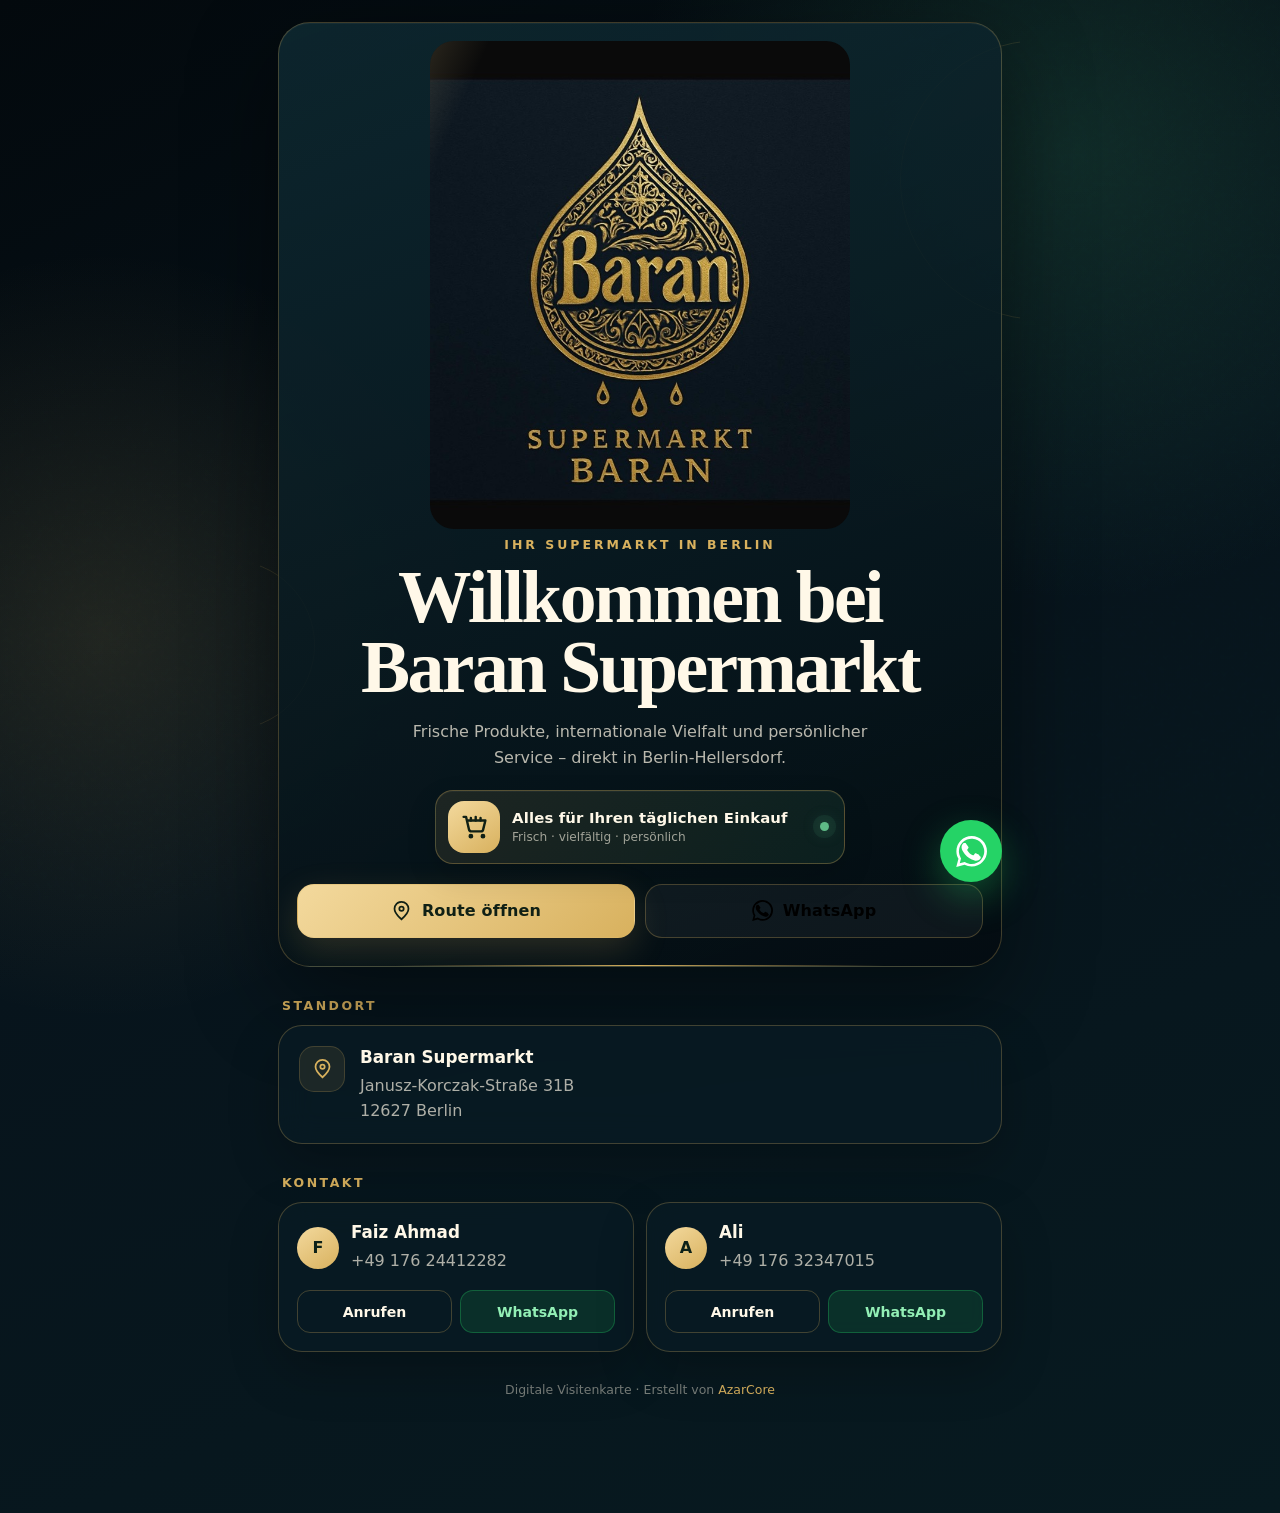
<file: baran-supermarkt/index.html>
<!doctype html>
<html lang="de">
<head>
  <meta charset="utf-8">
  <meta name="viewport" content="width=device-width, initial-scale=1, viewport-fit=cover">
  <meta name="theme-color" content="#07141c">
  <meta name="description" content="Baran Supermarkt in Berlin – Adresse, Kontakt und WhatsApp direkt aufrufen.">
  <link rel="canonical" href="https://azarqrcod.github.io/azarcore/baran-supermarkt/">
  <title>Baran Supermarkt | Berlin</title>
  <link rel="icon" type="image/svg+xml" href="data:image/svg+xml,%3Csvg xmlns='http://www.w3.org/2000/svg' viewBox='0 0 64 64'%3E%3Crect width='64' height='64' rx='16' fill='%2307141c'/%3E%3Cpath d='M32 7C25 19 15 28 15 40a17 17 0 0 0 34 0C49 28 39 19 32 7Z' fill='none' stroke='%23d5ad5c' stroke-width='4'/%3E%3Ctext x='32' y='45' text-anchor='middle' font-family='serif' font-size='25' font-weight='700' fill='%23d5ad5c'%3EB%3C/text%3E%3C/svg%3E">
  <style>
    :root {
      --ink: #07141c;
      --ink-2: #0b2029;
      --gold: #d8b15e;
      --gold-soft: #f3d99d;
      --cream: #fff8e8;
      --green: #2f7a5a;
      --green-bright: #5fb986;
      --line: rgba(216,177,94,.28);
      --glass: rgba(9,27,36,.76);
    }
    * { box-sizing: border-box; }
    html { scroll-behavior: smooth; }
    body {
      margin: 0;
      min-height: 100vh;
      color: var(--cream);
      background:
        radial-gradient(circle at 84% 10%, rgba(47,122,90,.26), transparent 28rem),
        radial-gradient(circle at 8% 42%, rgba(216,177,94,.13), transparent 24rem),
        linear-gradient(155deg, #03090d 0%, var(--ink) 47%, #071a20 100%);
      font-family: Inter, ui-sans-serif, system-ui, -apple-system, BlinkMacSystemFont, "Segoe UI", sans-serif;
      overflow-x: hidden;
    }
    body::before {
      content: "";
      position: fixed;
      inset: 0;
      pointer-events: none;
      opacity: .22;
      background-image: url("data:image/svg+xml,%3Csvg viewBox='0 0 180 180' xmlns='http://www.w3.org/2000/svg'%3E%3Cfilter id='n'%3E%3CfeTurbulence type='fractalNoise' baseFrequency='.9' numOctaves='2' stitchTiles='stitch'/%3E%3C/filter%3E%3Crect width='100%25' height='100%25' filter='url(%23n)' opacity='.12'/%3E%3C/svg%3E");
      mix-blend-mode: soft-light;
    }
    a { color: inherit; text-decoration: none; }
    button { font: inherit; }
    .page { width: min(100%, 760px); margin: 0 auto; padding: 22px 18px 116px; position: relative; }
    .ambient { position: absolute; inset: 0; pointer-events: none; overflow: hidden; }
    .ambient span { position: absolute; border: 1px solid rgba(216,177,94,.14); border-radius: 50%; animation: drift 10s ease-in-out infinite; }
    .ambient span:nth-child(1){ width: 280px; height: 280px; top: 40px; right: -160px; }
    .ambient span:nth-child(2){ width: 170px; height: 170px; top: 560px; left: -115px; animation-delay: -4s; }
    @keyframes drift { 50% { transform: translateY(18px) scale(1.04); opacity:.55; } }
    .hero {
      position: relative;
      border: 1px solid var(--line);
      border-radius: 32px;
      padding: 18px 18px 28px;
      background: linear-gradient(160deg, rgba(15,43,52,.82), rgba(4,12,17,.92));
      box-shadow: 0 30px 90px rgba(0,0,0,.44), inset 0 1px rgba(255,255,255,.04);
      overflow: hidden;
      text-align: center;
    }
    .hero::after { content:""; position:absolute; left:16%; right:16%; bottom:-1px; height:2px; background:linear-gradient(90deg, transparent, var(--gold), transparent); }
    .logo-window {
      width: min(100%, 420px);
      aspect-ratio: 706 / 820;
      margin: 0 auto 8px;
      overflow: hidden;
      position: relative;
      border-radius: 24px;
      animation: reveal 1.1s cubic-bezier(.2,.8,.2,1) both;
    }
    .logo-window::after {
      content:"";
      position:absolute;
      inset:-35% -70%;
      background:linear-gradient(110deg, transparent 43%, rgba(255,225,155,.2) 50%, transparent 57%);
      transform:translateX(-35%) rotate(4deg);
      animation:logoShine 4.8s 1.3s ease-in-out infinite;
      pointer-events:none;
    }
    .logo-window img {
      display:block;
      width:100%;
      height:100%;
      object-fit:cover;
      filter:drop-shadow(0 16px 34px rgba(216,177,94,.22));
      animation:logoFloat 5.2s ease-in-out 1.1s infinite;
    }
    @keyframes reveal { from { opacity:0; transform:translateY(22px) scale(.94); filter:blur(8px); } to { opacity:1; transform:none; filter:none; } }
    @keyframes logoFloat { 0%,100% { transform:translateY(0) scale(1); } 50% { transform:translateY(-5px) scale(1.012); } }
    @keyframes logoShine { 0%,68% { transform:translateX(-35%) rotate(4deg); opacity:0; } 78% { opacity:1; } 92%,100% { transform:translateX(35%) rotate(4deg); opacity:0; } }
    .eyebrow { margin: 0 0 10px; color: var(--gold); font-size: .78rem; font-weight: 800; letter-spacing: .24em; text-transform: uppercase; }
    h1 { margin: 0; font-family: Georgia, "Times New Roman", serif; font-size: clamp(2.1rem, 9vw, 4.6rem); font-weight: 600; letter-spacing: -.035em; line-height: .96; }
    .tagline { margin: 16px auto 0; max-width: 31rem; color: rgba(255,248,232,.72); font-size: 1rem; line-height: 1.65; }
    .market-sign {
      width:min(100%, 410px);
      margin:18px auto 0;
      padding:10px 15px 10px 12px;
      display:flex;
      align-items:center;
      gap:12px;
      text-align:left;
      border:1px solid rgba(216,177,94,.32);
      border-radius:18px;
      background:linear-gradient(120deg, rgba(216,177,94,.11), rgba(47,122,90,.15));
      box-shadow:inset 0 1px rgba(255,255,255,.04), 0 12px 30px rgba(0,0,0,.14);
      animation:marketEnter .9s .45s cubic-bezier(.2,.8,.2,1) both;
    }
    .cart-mark {
      width:52px;
      height:52px;
      display:grid;
      place-items:center;
      flex:none;
      position:relative;
      border-radius:16px;
      color:#102015;
      background:linear-gradient(145deg,var(--gold-soft),var(--gold));
      overflow:hidden;
    }
    .cart-mark::after {
      content:"";
      position:absolute;
      width:16px;
      height:70px;
      top:-10px;
      left:-25px;
      background:rgba(255,255,255,.34);
      transform:rotate(22deg);
      animation:cartGlint 4.2s 1.5s ease-in-out infinite;
    }
    .cart-mark svg { width:29px; height:29px; position:relative; z-index:1; animation:cartRoll 4.2s ease-in-out infinite; }
    .market-copy { min-width:0; flex:1; }
    .market-copy strong { display:block; font-size:.93rem; letter-spacing:.01em; }
    .market-copy small { display:block; margin-top:3px; color:rgba(255,248,232,.6); font-size:.76rem; }
    .fresh-dot { width:9px; height:9px; flex:none; border-radius:50%; background:var(--green-bright); box-shadow:0 0 0 7px rgba(95,185,134,.09), 0 0 18px rgba(95,185,134,.45); animation:freshPulse 2.4s ease-in-out infinite; }
    @keyframes marketEnter { from { opacity:0; transform:translateY(18px); } to { opacity:1; transform:none; } }
    @keyframes cartRoll { 0%,72%,100% { transform:translateX(0) rotate(0); } 82% { transform:translateX(3px) rotate(2deg); } 90% { transform:translateX(-2px) rotate(-2deg); } }
    @keyframes cartGlint { 0%,68% { left:-25px; opacity:0; } 78% { opacity:1; } 92%,100% { left:70px; opacity:0; } }
    @keyframes freshPulse { 50% { transform:scale(.76); opacity:.7; } }
    .quick-actions { display:grid; grid-template-columns:1fr 1fr; gap:10px; margin:20px 0 0; }
    .btn {
      min-height: 54px;
      border-radius: 17px;
      display:flex;
      align-items:center;
      justify-content:center;
      gap:10px;
      font-weight: 780;
      letter-spacing: .01em;
      border: 1px solid var(--line);
      transition: transform .2s ease, border-color .2s ease, background .2s ease;
    }
    .btn:active { transform: scale(.98); }
    .btn-primary { color:#102015; background:linear-gradient(135deg, var(--gold-soft), var(--gold)); box-shadow:0 12px 35px rgba(216,177,94,.18); }
    .btn-secondary { background:rgba(255,255,255,.045); }
    .btn svg, .icon svg { width:21px; height:21px; flex:none; }
    .section-label { margin: 31px 4px 12px; color:var(--gold); font-size:.78rem; font-weight:800; letter-spacing:.2em; text-transform:uppercase; }
    .card {
      border:1px solid var(--line);
      border-radius:24px;
      background:var(--glass);
      backdrop-filter:blur(16px);
      box-shadow:0 20px 50px rgba(0,0,0,.23);
    }
    .address { padding:20px; display:flex; gap:15px; align-items:flex-start; }
    .icon { width:46px; height:46px; border-radius:15px; display:grid; place-items:center; color:var(--gold); background:rgba(216,177,94,.1); border:1px solid rgba(216,177,94,.2); flex:none; }
    .address h2, .person h2 { margin:1px 0 7px; font-size:1.05rem; }
    .address p, .person p { margin:0; color:rgba(255,248,232,.68); line-height:1.55; }
    .contact-grid { display:grid; grid-template-columns:1fr 1fr; gap:12px; }
    .person { padding:18px; }
    .person-top { display:flex; align-items:center; gap:12px; margin-bottom:16px; }
    .avatar { width:42px; height:42px; border-radius:50%; display:grid; place-items:center; color:#0d2118; font-weight:900; background:linear-gradient(145deg,var(--gold-soft),var(--gold)); }
    .contact-buttons { display:grid; grid-template-columns:1fr 1fr; gap:8px; }
    .mini { min-height:43px; border-radius:13px; display:flex; justify-content:center; align-items:center; gap:7px; border:1px solid var(--line); font-size:.88rem; font-weight:750; }
    .mini.whatsapp { background:rgba(37,211,102,.12); border-color:rgba(37,211,102,.3); color:#92efb5; }
    footer { text-align:center; margin-top:30px; color:rgba(255,248,232,.46); font-size:.78rem; }
    footer a { color:var(--gold); }
    .float {
      position:fixed;
      right:max(18px, calc((100vw - 760px)/2 + 18px));
      bottom:calc(18px + env(safe-area-inset-bottom));
      width:62px;
      height:62px;
      border:0;
      border-radius:50%;
      background:#25d366;
      color:white;
      box-shadow:0 14px 38px rgba(37,211,102,.34);
      display:grid;
      place-items:center;
      cursor:pointer;
      z-index:20;
      animation:pulse 2.8s ease-out infinite;
    }
    .float svg { width:31px; height:31px; }
    @keyframes pulse { 0%,55%,100% { box-shadow:0 14px 38px rgba(37,211,102,.34),0 0 0 0 rgba(37,211,102,.26); } 76% { box-shadow:0 14px 38px rgba(37,211,102,.34),0 0 0 18px rgba(37,211,102,0); } }
    .chooser { position:fixed; inset:0; z-index:30; display:none; align-items:flex-end; justify-content:center; background:rgba(0,0,0,.58); backdrop-filter:blur(6px); padding:16px; }
    .chooser.open { display:flex; }
    .sheet { width:min(100%,520px); padding:20px; border:1px solid var(--line); border-radius:28px; background:#0a1b23; box-shadow:0 24px 80px rgba(0,0,0,.55); animation:up .25s ease-out; }
    @keyframes up { from { transform:translateY(30px); opacity:0; } }
    .sheet-head { display:flex; align-items:center; justify-content:space-between; gap:12px; margin-bottom:12px; }
    .sheet-head h2 { margin:0; font-size:1.1rem; }
    .close { width:38px; height:38px; border-radius:50%; border:1px solid var(--line); background:rgba(255,255,255,.05); color:white; font-size:1.25rem; }
    .wa-choice { display:flex; align-items:center; justify-content:space-between; gap:12px; padding:15px; margin-top:9px; border:1px solid var(--line); border-radius:17px; background:rgba(255,255,255,.035); }
    .wa-choice strong { display:block; }
    .wa-choice span { display:block; color:rgba(255,248,232,.6); font-size:.85rem; margin-top:3px; }
    .wa-choice b { color:#78e49e; }
    @media (max-width:560px){
      .page{ padding:12px 12px 105px; }
      .hero{ border-radius:26px; padding-inline:14px; }
      .logo-window{ width:min(100%,350px); }
      .contact-grid{ grid-template-columns:1fr; }
    }
    @media (prefers-reduced-motion:reduce){ *{ animation:none!important; scroll-behavior:auto!important; } }
  </style>
</head>
<body>
  <main class="page">
    <div class="ambient" aria-hidden="true"><span></span><span></span></div>
    <section class="hero">
      <div class="logo-window"><img src="assets/baran-logo.jpeg" alt="Logo Baran Supermarkt"></div>
      <p class="eyebrow">Ihr Supermarkt in Berlin</p>
      <h1>Willkommen bei<br>Baran Supermarkt</h1>
      <p class="tagline">Frische Produkte, internationale Vielfalt und persönlicher Service – direkt in Berlin-Hellersdorf.</p>
      <div class="market-sign" aria-label="Frisch einkaufen bei Baran Supermarkt">
        <span class="cart-mark" aria-hidden="true">
          <svg viewBox="0 0 24 24" fill="none" stroke="currentColor" stroke-width="2" stroke-linecap="round" stroke-linejoin="round"><circle cx="9" cy="20" r="1"/><circle cx="19" cy="20" r="1"/><path d="M3 4h2l2.4 10.3a2 2 0 0 0 2 1.7h7.8a2 2 0 0 0 2-1.6L21 7H6"/><path d="M9 7V5m4 2V4m4 3V5"/></svg>
        </span>
        <span class="market-copy"><strong>Alles für Ihren täglichen Einkauf</strong><small>Frisch · vielfältig · persönlich</small></span>
        <span class="fresh-dot" aria-hidden="true"></span>
      </div>
      <div class="quick-actions">
        <a class="btn btn-primary" href="https://www.google.com/maps/search/?api=1&query=Janusz-Korczak-Stra%C3%9Fe+31B%2C+12627+Berlin" target="_blank" rel="noopener">
          <svg viewBox="0 0 24 24" fill="none" stroke="currentColor" stroke-width="2"><path d="M20 10c0 5-8 12-8 12S4 15 4 10a8 8 0 1 1 16 0Z"/><circle cx="12" cy="10" r="2.5"/></svg>Route öffnen
        </a>
        <button class="btn btn-secondary" type="button" onclick="openWhatsApp()">
          <svg viewBox="0 0 24 24" fill="currentColor"><path d="M20.5 3.5A11.7 11.7 0 0 0 12.1 0C5.6 0 .3 5.3.3 11.8c0 2.1.5 4.1 1.6 5.9L.2 24l6.4-1.7a11.8 11.8 0 0 0 5.5 1.4h.1C18.7 23.7 24 18.4 24 11.9c0-3.2-1.2-6.1-3.5-8.4Zm-8.4 18.2c-1.7 0-3.5-.5-5-1.4l-.4-.2-3.8 1 1-3.7-.2-.4a9.8 9.8 0 1 1 8.4 4.7Zm5.4-7.3c-.3-.1-1.8-.9-2.1-1-.3-.1-.5-.1-.7.2-.2.3-.8 1-.9 1.2-.2.2-.4.2-.7.1-1.9-.9-3.1-1.7-4.4-3.9-.3-.6.3-.6.9-1.8.1-.2.1-.4 0-.6L7.7 5.8c-.2-.5-.5-.4-.7-.4h-.6c-.2 0-.6.1-.9.4-.3.3-1.2 1.2-1.2 3s1.3 3.5 1.5 3.7c.2.3 2.6 4 6.4 5.6.9.4 1.6.6 2.2.8.9.3 1.7.2 2.4.1.7-.1 1.8-.7 2.1-1.5.3-.7.3-1.3.2-1.5-.1-.2-.3-.3-.6-.4Z"/></svg>WhatsApp
        </button>
      </div>
    </section>

    <p class="section-label">Standort</p>
    <a class="card address" href="https://www.google.com/maps/search/?api=1&query=Janusz-Korczak-Stra%C3%9Fe+31B%2C+12627+Berlin" target="_blank" rel="noopener">
      <span class="icon"><svg viewBox="0 0 24 24" fill="none" stroke="currentColor" stroke-width="2"><path d="M20 10c0 5-8 12-8 12S4 15 4 10a8 8 0 1 1 16 0Z"/><circle cx="12" cy="10" r="2.5"/></svg></span>
      <span><h2>Baran Supermarkt</h2><p>Janusz-Korczak-Straße 31B<br>12627 Berlin</p></span>
    </a>

    <p class="section-label">Kontakt</p>
    <section class="contact-grid">
      <article class="card person">
        <div class="person-top"><span class="avatar">F</span><span><h2>Faiz Ahmad</h2><p>+49 176 24412282</p></span></div>
        <div class="contact-buttons">
          <a class="mini" href="tel:+4917624412282">Anrufen</a>
          <a class="mini whatsapp" href="https://wa.me/4917624412282?text=Hallo%20Baran%20Supermarkt" target="_blank" rel="noopener">WhatsApp</a>
        </div>
      </article>
      <article class="card person">
        <div class="person-top"><span class="avatar">A</span><span><h2>Ali</h2><p>+49 176 32347015</p></span></div>
        <div class="contact-buttons">
          <a class="mini" href="tel:+4917632347015">Anrufen</a>
          <a class="mini whatsapp" href="https://wa.me/4917632347015?text=Hallo%20Baran%20Supermarkt" target="_blank" rel="noopener">WhatsApp</a>
        </div>
      </article>
    </section>

    <footer>Digitale Visitenkarte · Erstellt von <a href="https://azarqrcod.github.io/azarcore/" target="_blank" rel="noopener">AzarCore</a></footer>
  </main>

  <button class="float" type="button" aria-label="WhatsApp-Kontakt auswählen" onclick="openWhatsApp()">
    <svg viewBox="0 0 24 24" fill="currentColor"><path d="M20.5 3.5A11.7 11.7 0 0 0 12.1 0C5.6 0 .3 5.3.3 11.8c0 2.1.5 4.1 1.6 5.9L.2 24l6.4-1.7a11.8 11.8 0 0 0 5.5 1.4h.1C18.7 23.7 24 18.4 24 11.9c0-3.2-1.2-6.1-3.5-8.4Zm-8.4 18.2c-1.7 0-3.5-.5-5-1.4l-.4-.2-3.8 1 1-3.7-.2-.4a9.8 9.8 0 1 1 8.4 4.7Zm5.4-7.3c-.3-.1-1.8-.9-2.1-1-.3-.1-.5-.1-.7.2-.2.3-.8 1-.9 1.2-.2.2-.4.2-.7.1-1.9-.9-3.1-1.7-4.4-3.9-.3-.6.3-.6.9-1.8.1-.2.1-.4 0-.6L7.7 5.8c-.2-.5-.5-.4-.7-.4h-.6c-.2 0-.6.1-.9.4-.3.3-1.2 1.2-1.2 3s1.3 3.5 1.5 3.7c.2.3 2.6 4 6.4 5.6.9.4 1.6.6 2.2.8.9.3 1.7.2 2.4.1.7-.1 1.8-.7 2.1-1.5.3-.7.3-1.3.2-1.5-.1-.2-.3-.3-.6-.4Z"/></svg>
  </button>

  <div class="chooser" id="chooser" role="dialog" aria-modal="true" aria-labelledby="chooserTitle" onclick="if(event.target===this) closeWhatsApp()">
    <div class="sheet">
      <div class="sheet-head"><h2 id="chooserTitle">WhatsApp-Kontakt wählen</h2><button class="close" type="button" aria-label="Schließen" onclick="closeWhatsApp()">×</button></div>
      <a class="wa-choice" href="https://wa.me/4917624412282?text=Hallo%20Baran%20Supermarkt" target="_blank" rel="noopener"><span><strong>Faiz Ahmad</strong><span>+49 176 24412282</span></span><b>Öffnen →</b></a>
      <a class="wa-choice" href="https://wa.me/4917632347015?text=Hallo%20Baran%20Supermarkt" target="_blank" rel="noopener"><span><strong>Ali</strong><span>+49 176 32347015</span></span><b>Öffnen →</b></a>
    </div>
  </div>
  <script>
    const chooser=document.getElementById('chooser');
    function openWhatsApp(){chooser.classList.add('open');document.body.style.overflow='hidden';}
    function closeWhatsApp(){chooser.classList.remove('open');document.body.style.overflow='';}
    addEventListener('keydown',e=>{if(e.key==='Escape')closeWhatsApp();});
  </script>
</body>
</html>
</file>
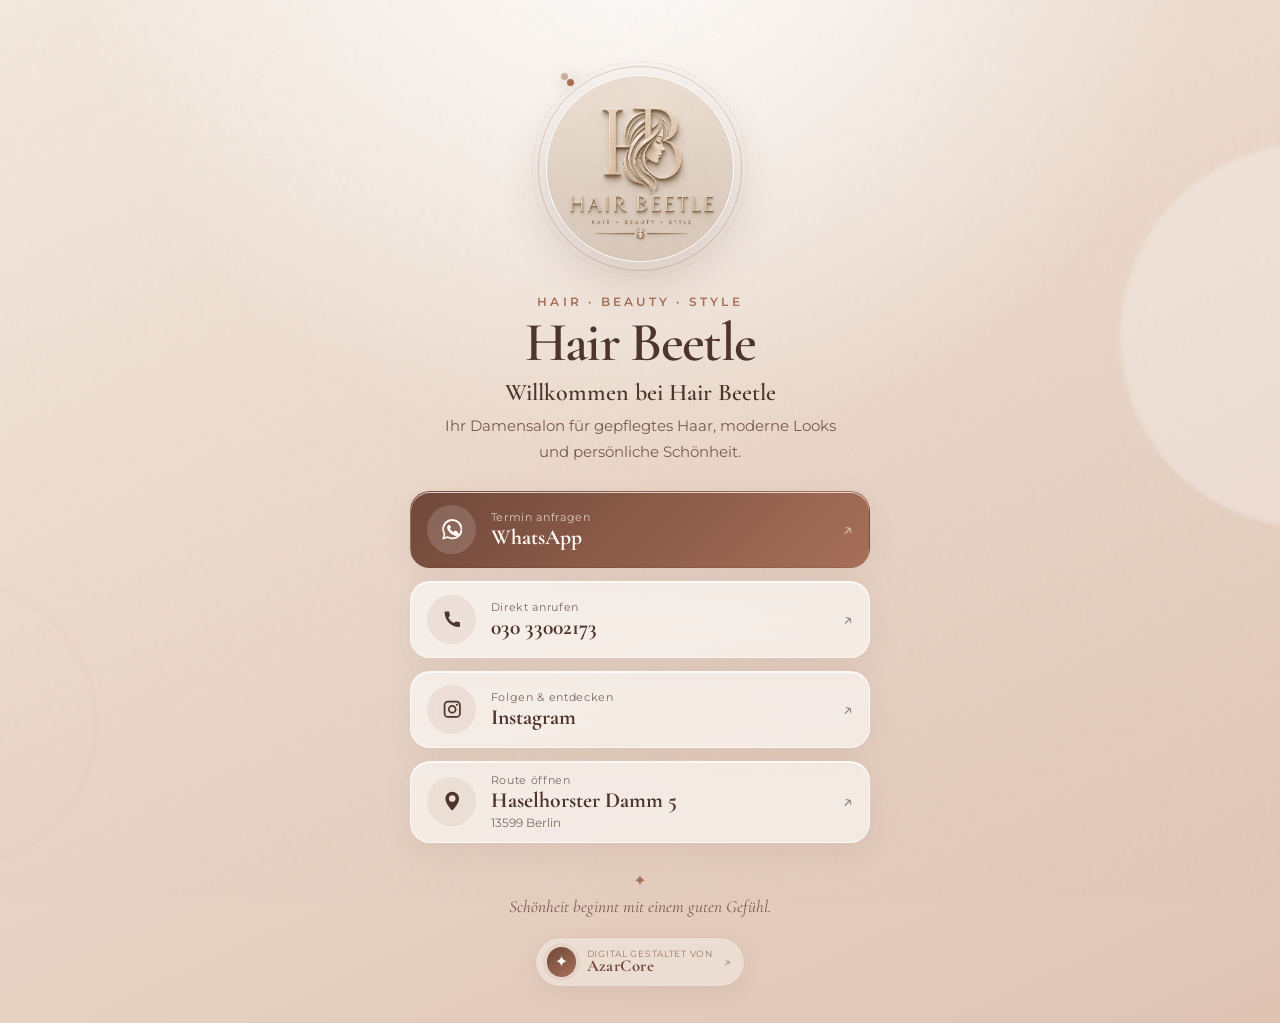
<file: hair-beetle/index.html>
<!doctype html>
<html lang="de">
<head>
  <meta charset="utf-8">
  <meta name="viewport" content="width=device-width,initial-scale=1,viewport-fit=cover">
  <meta name="theme-color" content="#eadbcf">
  <meta name="description" content="Hair Beetle – Damensalon in Berlin-Haselhorst. Kontakt, WhatsApp, Instagram und Anfahrt.">
  <title>Hair Beetle | Damensalon Berlin</title>
  <link rel="stylesheet" href="styles.css">
</head>
<body>
  <div class="ambient ambient-one"></div>
  <div class="ambient ambient-two"></div>
  <main class="profile" aria-labelledby="salon-name">
    <section class="brand-card">
      <div class="logo-shell">
        <span class="orbit orbit-one" aria-hidden="true"></span>
        <span class="orbit orbit-two" aria-hidden="true"></span>
        <img class="logo" src="hair-beetle-logo.jpeg" alt="Hair Beetle Logo">
      </div>

      <p class="eyebrow">HAIR · BEAUTY · STYLE</p>
      <h1 id="salon-name">Hair Beetle</h1>
      <p class="welcome">Willkommen bei Hair Beetle</p>
      <p class="intro">Ihr Damensalon für gepflegtes Haar, moderne Looks und persönliche Schönheit.</p>
    </section>

    <nav class="actions" aria-label="Kontaktmöglichkeiten">
      <a class="action featured" href="https://wa.me/4917680472742?text=Hallo%20Hair%20Beetle%2C%20ich%20m%C3%B6chte%20gerne%20einen%20Termin%20vereinbaren." target="_blank" rel="noopener">
        <span class="icon" aria-hidden="true">
          <svg viewBox="0 0 24 24"><path d="M20.5 3.5A11.8 11.8 0 0 0 12.1 0C5.6 0 .3 5.3.3 11.8c0 2.1.5 4.1 1.6 5.9L.2 24l6.5-1.7a11.8 11.8 0 0 0 5.6 1.4h.1c6.5 0 11.7-5.3 11.7-11.8 0-3.1-1.3-6.1-3.6-8.4Zm-8.2 18.2c-1.8 0-3.6-.5-5.1-1.4l-.4-.2-3.9 1 1-3.8-.2-.4a9.7 9.7 0 1 1 8.6 4.8Zm5.3-7.2c-.3-.1-1.7-.8-2-.9-.3-.1-.5-.1-.7.2-.2.3-.8.9-.9 1.1-.2.2-.3.2-.6.1-1.7-.8-2.8-1.5-3.9-3.4-.3-.5.3-.5.8-1.6.1-.2 0-.4 0-.6l-.9-2.1c-.2-.5-.5-.4-.7-.4h-.6c-.2 0-.6.1-.9.4-.3.3-1.2 1.2-1.2 2.9s1.2 3.4 1.4 3.6c.2.2 2.4 3.7 5.9 5.1.8.4 1.5.6 2 .7.8.3 1.6.2 2.2.1.7-.1 1.7-.7 1.9-1.4.2-.7.2-1.3.2-1.4-.1-.2-.3-.3-.6-.4Z"/></svg>
        </span>
        <span><small>Termin anfragen</small><strong>WhatsApp</strong></span>
        <span class="arrow" aria-hidden="true">↗</span>
      </a>

      <a class="action" href="tel:+493033002173">
        <span class="icon" aria-hidden="true">
          <svg viewBox="0 0 24 24"><path d="M20.1 15.2c-1.2 0-2.3-.2-3.3-.5a.9.9 0 0 0-.9.2l-2.1 1.6a15.7 15.7 0 0 1-6.4-6.3L9 8.1a.9.9 0 0 0 .2-.9 10.8 10.8 0 0 1-.5-3.3A.9.9 0 0 0 7.8 3H4a.9.9 0 0 0-.9.9A17 17 0 0 0 20.1 21a.9.9 0 0 0 .9-.9v-3.9a.9.9 0 0 0-.9-1Z"/></svg>
        </span>
        <span><small>Direkt anrufen</small><strong>030 33002173</strong></span>
        <span class="arrow" aria-hidden="true">↗</span>
      </a>

      <a class="action" href="https://www.instagram.com/hairbeetle_by_parwana?utm_source=qr" target="_blank" rel="noopener">
        <span class="icon" aria-hidden="true">
          <svg viewBox="0 0 24 24"><path d="M7 2h10a5 5 0 0 1 5 5v10a5 5 0 0 1-5 5H7a5 5 0 0 1-5-5V7a5 5 0 0 1 5-5Zm0 2a3 3 0 0 0-3 3v10a3 3 0 0 0 3 3h10a3 3 0 0 0 3-3V7a3 3 0 0 0-3-3H7Zm10.5 1.5A1.25 1.25 0 1 1 17.5 8a1.25 1.25 0 0 1 0-2.5ZM12 7a5 5 0 1 1 0 10 5 5 0 0 1 0-10Zm0 2a3 3 0 1 0 0 6 3 3 0 0 0 0-6Z"/></svg>
        </span>
        <span><small>Folgen & entdecken</small><strong>Instagram</strong></span>
        <span class="arrow" aria-hidden="true">↗</span>
      </a>

      <a class="action" href="https://www.google.com/maps/search/?api=1&query=Haselhorster+Damm+5%2C+13599+Berlin" target="_blank" rel="noopener">
        <span class="icon" aria-hidden="true">
          <svg viewBox="0 0 24 24"><path d="M12 1a8 8 0 0 0-8 8c0 5.7 8 14 8 14s8-8.3 8-14a8 8 0 0 0-8-8Zm0 11.8A3.8 3.8 0 1 1 12 5a3.8 3.8 0 0 1 0 7.8Z"/></svg>
        </span>
        <span><small>Route öffnen</small><strong>Haselhorster Damm 5</strong><em>13599 Berlin</em></span>
        <span class="arrow" aria-hidden="true">↗</span>
      </a>
    </nav>

    <footer>
      <span class="mini-beetle">✦</span>
      <p>Schönheit beginnt mit einem guten Gefühl.</p>
      <a class="creator-link" href="https://azarqrcod.github.io/azarcore/" target="_blank" rel="noopener" aria-label="Website von AzarCore">
        <span class="creator-spark" aria-hidden="true">✦</span>
        <span><small>Digital gestaltet von</small><strong>AzarCore</strong></span>
        <span class="creator-arrow" aria-hidden="true">↗</span>
      </a>
    </footer>
  </main>
</body>
</html>
</file>
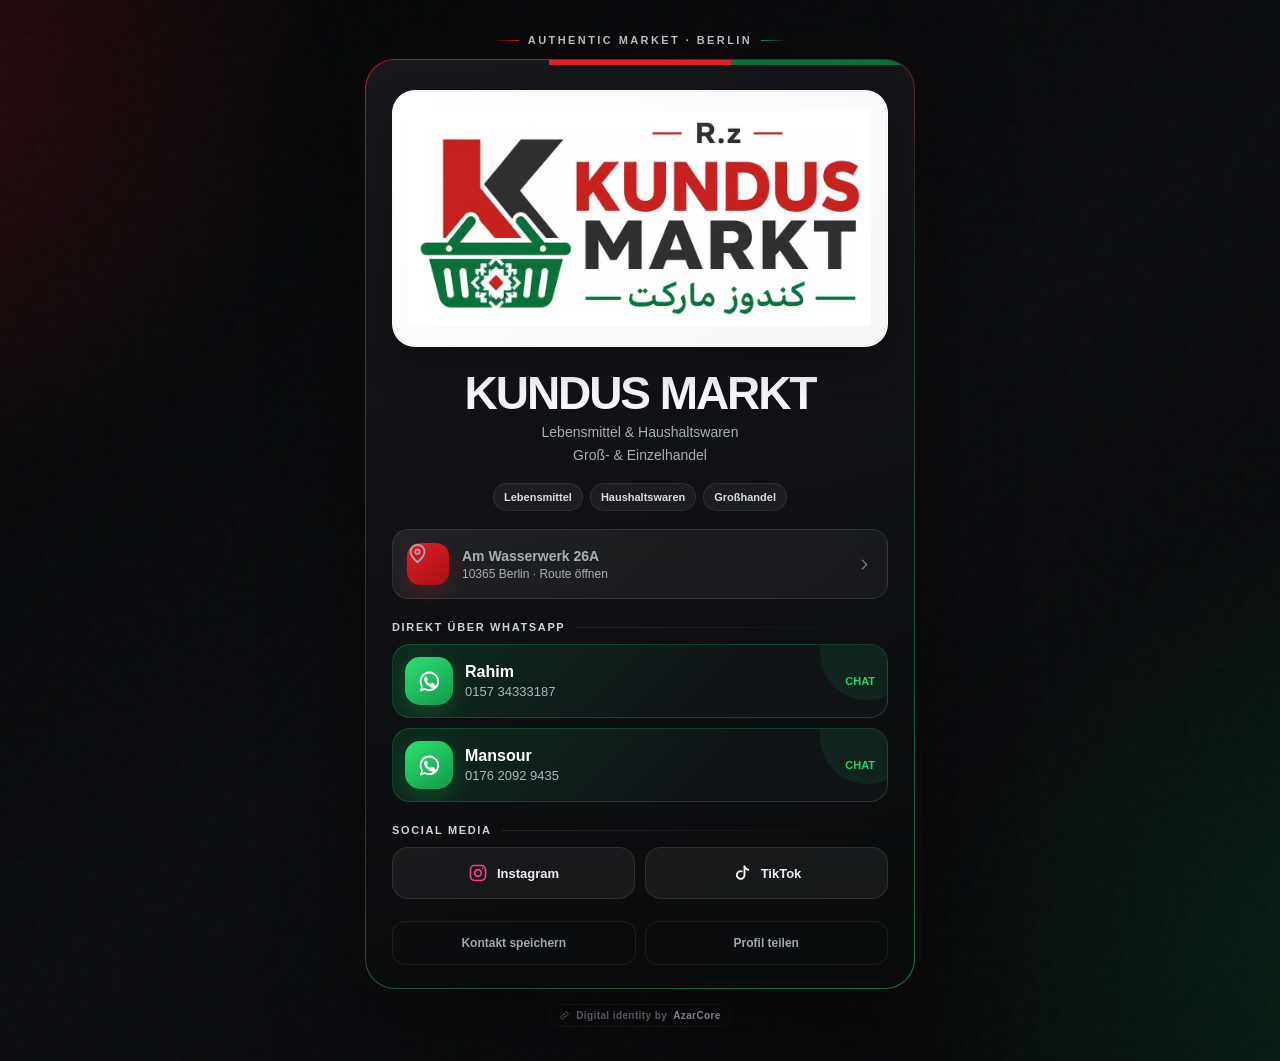
<file: kundus-markt/index.html>
<!doctype html>
<html lang="de">
<head>
  <meta charset="utf-8">
  <meta name="viewport" content="width=device-width, initial-scale=1, viewport-fit=cover">
  <meta name="theme-color" content="#08090b">
  <meta name="description" content="Kundus Markt Berlin – Lebensmittel und Haushaltswaren, Groß- & Einzelhandel.">
  <meta property="og:title" content="Kundus Markt Berlin">
  <meta property="og:description" content="Lebensmittel · Haushaltswaren · Groß- & Einzelhandel">
  <meta property="og:image" content="https://azarqrcod.github.io/azarcore/kundus-markt/logo.webp">
  <title>Kundus Markt | Berlin</title>
  <style>
    :root{--red:#e11f27;--green:#08a052;--green-deep:#06713b;--ink:#08090b;--text:#f5f6f7;--muted:#a8adb5;--line:rgba(255,255,255,.10)}
    *{box-sizing:border-box}html{min-height:100%;background:var(--ink)}
    body{min-height:100vh;margin:0;overflow-x:hidden;color:var(--text);font-family:Inter,ui-sans-serif,-apple-system,BlinkMacSystemFont,"Segoe UI",Arial,sans-serif;background:radial-gradient(circle at -12% 3%,rgba(225,31,39,.20),transparent 30rem),radial-gradient(circle at 112% 94%,rgba(8,160,82,.19),transparent 32rem),linear-gradient(145deg,#050607 0%,#0b0d10 52%,#070809 100%)}
    body::before{content:"";position:fixed;inset:0;pointer-events:none;opacity:.25;background-image:linear-gradient(rgba(255,255,255,.025) 1px,transparent 1px),linear-gradient(90deg,rgba(255,255,255,.025) 1px,transparent 1px);background-size:34px 34px;mask-image:linear-gradient(to bottom,#000,transparent 75%)}
    body::after{content:"";position:fixed;inset:-50%;pointer-events:none;opacity:.025;background:url("data:image/svg+xml,%3Csvg viewBox='0 0 180 180' xmlns='http://www.w3.org/2000/svg'%3E%3Cfilter id='n'%3E%3CfeTurbulence type='fractalNoise' baseFrequency='.9' numOctaves='4' stitchTiles='stitch'/%3E%3C/filter%3E%3Crect width='100%25' height='100%25' filter='url(%23n)' opacity='.9'/%3E%3C/svg%3E");animation:grain .35s steps(2) infinite}
    a,button{font:inherit}.page{position:relative;z-index:1;width:min(100%,580px);margin:0 auto;padding:max(22px,env(safe-area-inset-top)) 15px max(32px,env(safe-area-inset-bottom))}
    .topline{display:flex;align-items:center;justify-content:center;gap:9px;margin:0 0 13px;color:#c7cbd1;font-size:11px;font-weight:800;letter-spacing:.22em;text-transform:uppercase}
    .topline::before,.topline::after{content:"";width:26px;height:1px;background:linear-gradient(90deg,transparent,var(--red))}.topline::after{background:linear-gradient(90deg,var(--green),transparent)}
    .profile{position:relative;overflow:hidden;padding:1px;border-radius:30px;background:linear-gradient(135deg,rgba(225,31,39,.80),rgba(255,255,255,.12) 43%,rgba(8,160,82,.75));box-shadow:0 30px 90px rgba(0,0,0,.52),0 0 52px rgba(225,31,39,.06)}
    .profile::before,.profile::after{content:"";position:absolute;width:260px;height:260px;top:-170px;right:-140px;border-radius:50%;background:rgba(225,31,39,.18);filter:blur(24px)}
    .profile::after{width:250px;height:250px;top:auto;right:auto;bottom:-180px;left:-150px;background:rgba(8,160,82,.18);filter:blur(26px)}
    .inner{position:relative;z-index:1;overflow:hidden;background:linear-gradient(165deg,rgba(21,23,28,.98),rgba(8,9,11,.99));border-radius:29px}
    .flagline{height:5px;background:linear-gradient(90deg,#17191c 0 33.333%,var(--red) 33.333% 66.666%,var(--green-deep) 66.666% 100%)}
    .hero{padding:25px 20px 22px;text-align:center}.logo-stage{position:relative;overflow:hidden;display:grid;place-items:center;min-height:182px;padding:20px 16px;background:linear-gradient(145deg,#fff,#f6f6f6);border:1px solid rgba(255,255,255,.8);border-radius:23px;box-shadow:inset 0 0 0 1px rgba(0,0,0,.035),0 16px 38px rgba(0,0,0,.28)}
    .logo-stage::after{content:"";position:absolute;inset:-80% -35%;transform:rotate(18deg) translateX(-45%);background:linear-gradient(90deg,transparent 42%,rgba(255,255,255,.78),transparent 58%);animation:sheen 6s ease-in-out infinite}
    .logo{position:relative;z-index:1;display:block;width:100%;height:auto}h1{margin:24px 0 5px;font-size:clamp(30px,9vw,46px);line-height:.98;letter-spacing:-.045em}.tagline{margin:0;color:var(--muted);font-size:14px;line-height:1.65}
    .tags{display:flex;flex-wrap:wrap;justify-content:center;gap:7px;margin:16px 0 0}.tag{padding:7px 10px;color:#d8dbe0;font-size:11px;font-weight:750;background:rgba(255,255,255,.055);border:1px solid rgba(255,255,255,.08);border-radius:999px}
    .map{display:flex;align-items:center;gap:13px;margin-top:18px;padding:13px 14px;color:var(--text);text-align:left;text-decoration:none;background:linear-gradient(135deg,rgba(255,255,255,.08),rgba(255,255,255,.035));border:1px solid var(--line);border-radius:16px}
    .map-icon{display:grid;flex:0 0 auto;place-items:center;width:42px;height:42px;color:#fff;background:linear-gradient(145deg,var(--red),#a71017);border-radius:13px;box-shadow:0 8px 20px rgba(225,31,39,.20)}.map strong,.map span{display:block}.map strong{margin-bottom:3px;font-size:14px}.map span{color:var(--muted);font-size:12px}.map-arrow{margin-left:auto;color:#737982}
    .section{padding:0 20px 22px}.section-title{display:flex;align-items:center;gap:10px;margin:0 0 11px;color:#cfd3d8;font-size:11px;font-weight:850;letter-spacing:.15em;text-transform:uppercase}.section-title::after{content:"";height:1px;flex:1;background:linear-gradient(90deg,var(--line),transparent)}
    .whatsapp-list{display:grid;gap:10px}.whatsapp{position:relative;overflow:hidden;display:grid;grid-template-columns:48px minmax(0,1fr) auto;align-items:center;gap:12px;min-height:74px;padding:12px;color:#fff;text-decoration:none;background:linear-gradient(135deg,rgba(20,107,60,.32),rgba(16,19,23,.98) 65%);border:1px solid rgba(36,211,102,.23);border-radius:18px;transition:transform .16s ease,border-color .16s ease,background .16s ease}
    .whatsapp::after{content:"";position:absolute;top:-40px;right:-28px;width:95px;height:95px;border-radius:50%;background:rgba(37,211,102,.09)}.whatsapp:active{transform:scale(.985)}
    .wa-icon{display:grid;place-items:center;width:48px;height:48px;color:#fff;background:linear-gradient(145deg,#2de071,#13994a);border-radius:15px;box-shadow:0 9px 24px rgba(37,211,102,.22)}.wa-copy{min-width:0}.wa-copy strong,.wa-copy span{display:block}.wa-copy strong{margin-bottom:3px;font-size:16px}.wa-copy span{overflow:hidden;color:#aeb5bd;font-size:13px;text-overflow:ellipsis;white-space:nowrap;direction:ltr}.wa-open{position:relative;z-index:1;color:#25d366;font-size:11px;font-weight:850}
    .socials{display:grid;grid-template-columns:1fr 1fr;gap:10px}.social{display:flex;align-items:center;justify-content:center;gap:9px;min-height:52px;color:#eceef1;font-size:13px;font-weight:800;text-decoration:none;background:rgba(255,255,255,.052);border:1px solid var(--line);border-radius:16px}.social.instagram svg{color:#ee427e}.social.tiktok svg{color:#fff}
    .utilities{display:grid;grid-template-columns:1fr 1fr;gap:9px;padding:0 20px 23px}.utility{display:grid;place-items:center;min-height:44px;padding:9px;color:#9fa5ad;font-size:12px;font-weight:750;text-decoration:none;background:transparent;border:1px solid rgba(255,255,255,.08);border-radius:13px;cursor:pointer}
    .credit{padding:15px 0 2px;text-align:center}.credit-link{display:inline-flex;align-items:center;gap:6px;padding:5px 9px;color:#747b84;font-size:10px;font-weight:750;letter-spacing:.04em;text-decoration:none;border:1px solid rgba(255,255,255,.07);border-radius:999px}.credit-link b{color:#aeb4bc}
    @keyframes sheen{0%,62%{transform:rotate(18deg) translateX(-55%);opacity:0}72%{opacity:.72}88%,100%{transform:rotate(18deg) translateX(55%);opacity:0}}@keyframes grain{0%{transform:translate(0,0)}25%{transform:translate(2%,-1%)}50%{transform:translate(-1%,2%)}75%{transform:translate(1%,1%)}100%{transform:translate(-2%,-1%)}}
    @media(min-width:520px){.page{padding-top:34px}.hero,.section{padding-left:26px;padding-right:26px}.utilities{padding-left:26px;padding-right:26px}}@media(prefers-reduced-motion:reduce){*,*::before,*::after{animation:none!important;scroll-behavior:auto!important}}
  </style>
</head>
<body>
  <main class="page">
    <p class="topline">Authentic market · Berlin</p>
    <article class="profile">
      <div class="inner">
        <div class="flagline" aria-hidden="true"></div>
        <header class="hero">
          <div class="logo-stage"><img class="logo" src="logo.webp" alt="Kundus Markt Logo"></div>
          <h1>KUNDUS MARKT</h1>
          <p class="tagline">Lebensmittel &amp; Haushaltswaren<br>Groß- &amp; Einzelhandel</p>
          <div class="tags" aria-label="Sortiment"><span class="tag">Lebensmittel</span><span class="tag">Haushaltswaren</span><span class="tag">Großhandel</span></div>
          <a class="map" href="https://www.google.com/maps/search/?api=1&amp;query=Am%20Wasserwerk%2026A%2C%2010365%20Berlin" target="_blank" rel="noopener">
            <span class="map-icon" aria-hidden="true"><svg width="21" height="21" viewBox="0 0 24 24" fill="none"><path d="M20 10c0 5-8 12-8 12S4 15 4 10a8 8 0 1 1 16 0Z" stroke="currentColor" stroke-width="2"/><circle cx="12" cy="10" r="2.5" stroke="currentColor" stroke-width="2"/></svg></span>
            <span><strong>Am Wasserwerk 26A</strong><span>10365 Berlin · Route öffnen</span></span>
            <svg class="map-arrow" width="17" height="17" viewBox="0 0 24 24" fill="none" aria-hidden="true"><path d="m9 18 6-6-6-6" stroke="currentColor" stroke-width="2" stroke-linecap="round" stroke-linejoin="round"/></svg>
          </a>
        </header>
        <section class="section" aria-labelledby="whatsapp-title">
          <p class="section-title" id="whatsapp-title">Direkt über WhatsApp</p>
          <div class="whatsapp-list">
            <a class="whatsapp" href="https://wa.me/4915734333187?text=Hallo%20Kundus%20Markt" target="_blank" rel="noopener" aria-label="Rahim über WhatsApp kontaktieren">
              <span class="wa-icon" aria-hidden="true"><svg width="27" height="27" viewBox="0 0 32 32" fill="currentColor"><path d="M16.1 4.2A11.6 11.6 0 0 0 6.2 22l-1.6 5.8 6-1.6A11.6 11.6 0 1 0 16.1 4.2Zm0 21.1c-1.8 0-3.5-.5-5-1.3l-.4-.2-3.5.9.9-3.4-.2-.4a9.4 9.4 0 1 1 8.2 4.4Zm5.2-7c-.3-.1-1.7-.8-2-.9-.3-.1-.5-.1-.7.2-.2.3-.8.9-1 1.1-.2.2-.4.2-.7.1-1.7-.8-2.8-1.5-3.9-3.4-.3-.5.3-.5.8-1.7.1-.2 0-.4 0-.6l-.9-2.2c-.2-.5-.5-.5-.7-.5h-.6c-.2 0-.6.1-.9.4-.3.3-1.2 1.2-1.2 2.9s1.2 3.3 1.4 3.6c.2.2 2.4 3.7 5.9 5.2.8.4 1.5.6 2 .7.8.3 1.6.2 2.2.1.7-.1 1.7-.7 1.9-1.4.2-.7.2-1.3.2-1.4-.1-.1-.3-.2-.6-.3Z"/></svg></span>
              <span class="wa-copy"><strong>Rahim</strong><span>0157 34333187</span></span><span class="wa-open">CHAT</span>
            </a>
            <a class="whatsapp" href="https://wa.me/4917620929435?text=Hallo%20Kundus%20Markt" target="_blank" rel="noopener" aria-label="Mansour über WhatsApp kontaktieren">
              <span class="wa-icon" aria-hidden="true"><svg width="27" height="27" viewBox="0 0 32 32" fill="currentColor"><path d="M16.1 4.2A11.6 11.6 0 0 0 6.2 22l-1.6 5.8 6-1.6A11.6 11.6 0 1 0 16.1 4.2Zm0 21.1c-1.8 0-3.5-.5-5-1.3l-.4-.2-3.5.9.9-3.4-.2-.4a9.4 9.4 0 1 1 8.2 4.4Zm5.2-7c-.3-.1-1.7-.8-2-.9-.3-.1-.5-.1-.7.2-.2.3-.8.9-1 1.1-.2.2-.4.2-.7.1-1.7-.8-2.8-1.5-3.9-3.4-.3-.5.3-.5.8-1.7.1-.2 0-.4 0-.6l-.9-2.2c-.2-.5-.5-.5-.7-.5h-.6c-.2 0-.6.1-.9.4-.3.3-1.2 1.2-1.2 2.9s1.2 3.3 1.4 3.6c.2.2 2.4 3.7 5.9 5.2.8.4 1.5.6 2 .7.8.3 1.6.2 2.2.1.7-.1 1.7-.7 1.9-1.4.2-.7.2-1.3.2-1.4-.1-.1-.3-.2-.6-.3Z"/></svg></span>
              <span class="wa-copy"><strong>Mansour</strong><span>0176 2092 9435</span></span><span class="wa-open">CHAT</span>
            </a>
          </div>
        </section>
        <section class="section" aria-labelledby="social-title">
          <p class="section-title" id="social-title">Social Media</p>
          <div class="socials">
            <a class="social instagram" href="https://www.instagram.com/mansour._030" target="_blank" rel="noopener"><svg width="20" height="20" viewBox="0 0 24 24" fill="none" aria-hidden="true"><rect x="3" y="3" width="18" height="18" rx="5" stroke="currentColor" stroke-width="2"/><circle cx="12" cy="12" r="4" stroke="currentColor" stroke-width="2"/><circle cx="17.5" cy="6.5" r="1" fill="currentColor"/></svg>Instagram</a>
            <a class="social tiktok" href="https://www.tiktok.com/@kundus_markt" target="_blank" rel="noopener"><svg width="20" height="20" viewBox="0 0 24 24" fill="none" aria-hidden="true"><path d="M15 4v10.4a4.6 4.6 0 1 1-3.3-4.4" stroke="currentColor" stroke-width="2.2" stroke-linecap="round"/><path d="M15 4c.8 2.4 2.2 3.8 4.5 4.2" stroke="currentColor" stroke-width="2.2" stroke-linecap="round"/></svg>TikTok</a>
          </div>
        </section>
        <div class="utilities"><a class="utility" href="kundus-markt.vcf" download>Kontakt speichern</a><button class="utility" id="share" type="button">Profil teilen</button></div>
      </div>
    </article>
    <footer class="credit"><a class="credit-link" href="https://azarqrcod.github.io/azarcore/" target="_blank" rel="noopener"><svg width="11" height="11" viewBox="0 0 24 24" fill="none" aria-hidden="true"><path d="M10.5 13.5a4 4 0 0 0 5.7.1l2.4-2.4a4 4 0 0 0-5.7-5.7l-1.4 1.4M13.5 10.5a4 4 0 0 0-5.7-.1l-2.4 2.4a4 4 0 0 0 5.7 5.7l1.4-1.4" stroke="currentColor" stroke-width="2" stroke-linecap="round"/></svg>Digital identity by <b>AzarCore</b></a></footer>
  </main>
  <script>
    document.getElementById('share').addEventListener('click',async()=>{const data={title:'Kundus Markt',text:'Kundus Markt Berlin',url:location.href};if(navigator.share){try{await navigator.share(data)}catch(_){}}else{await navigator.clipboard.writeText(location.href);const b=document.getElementById('share');b.textContent='Link kopiert';setTimeout(()=>b.textContent='Profil teilen',1600)}});
  </script>
</body>
</html>
</file>
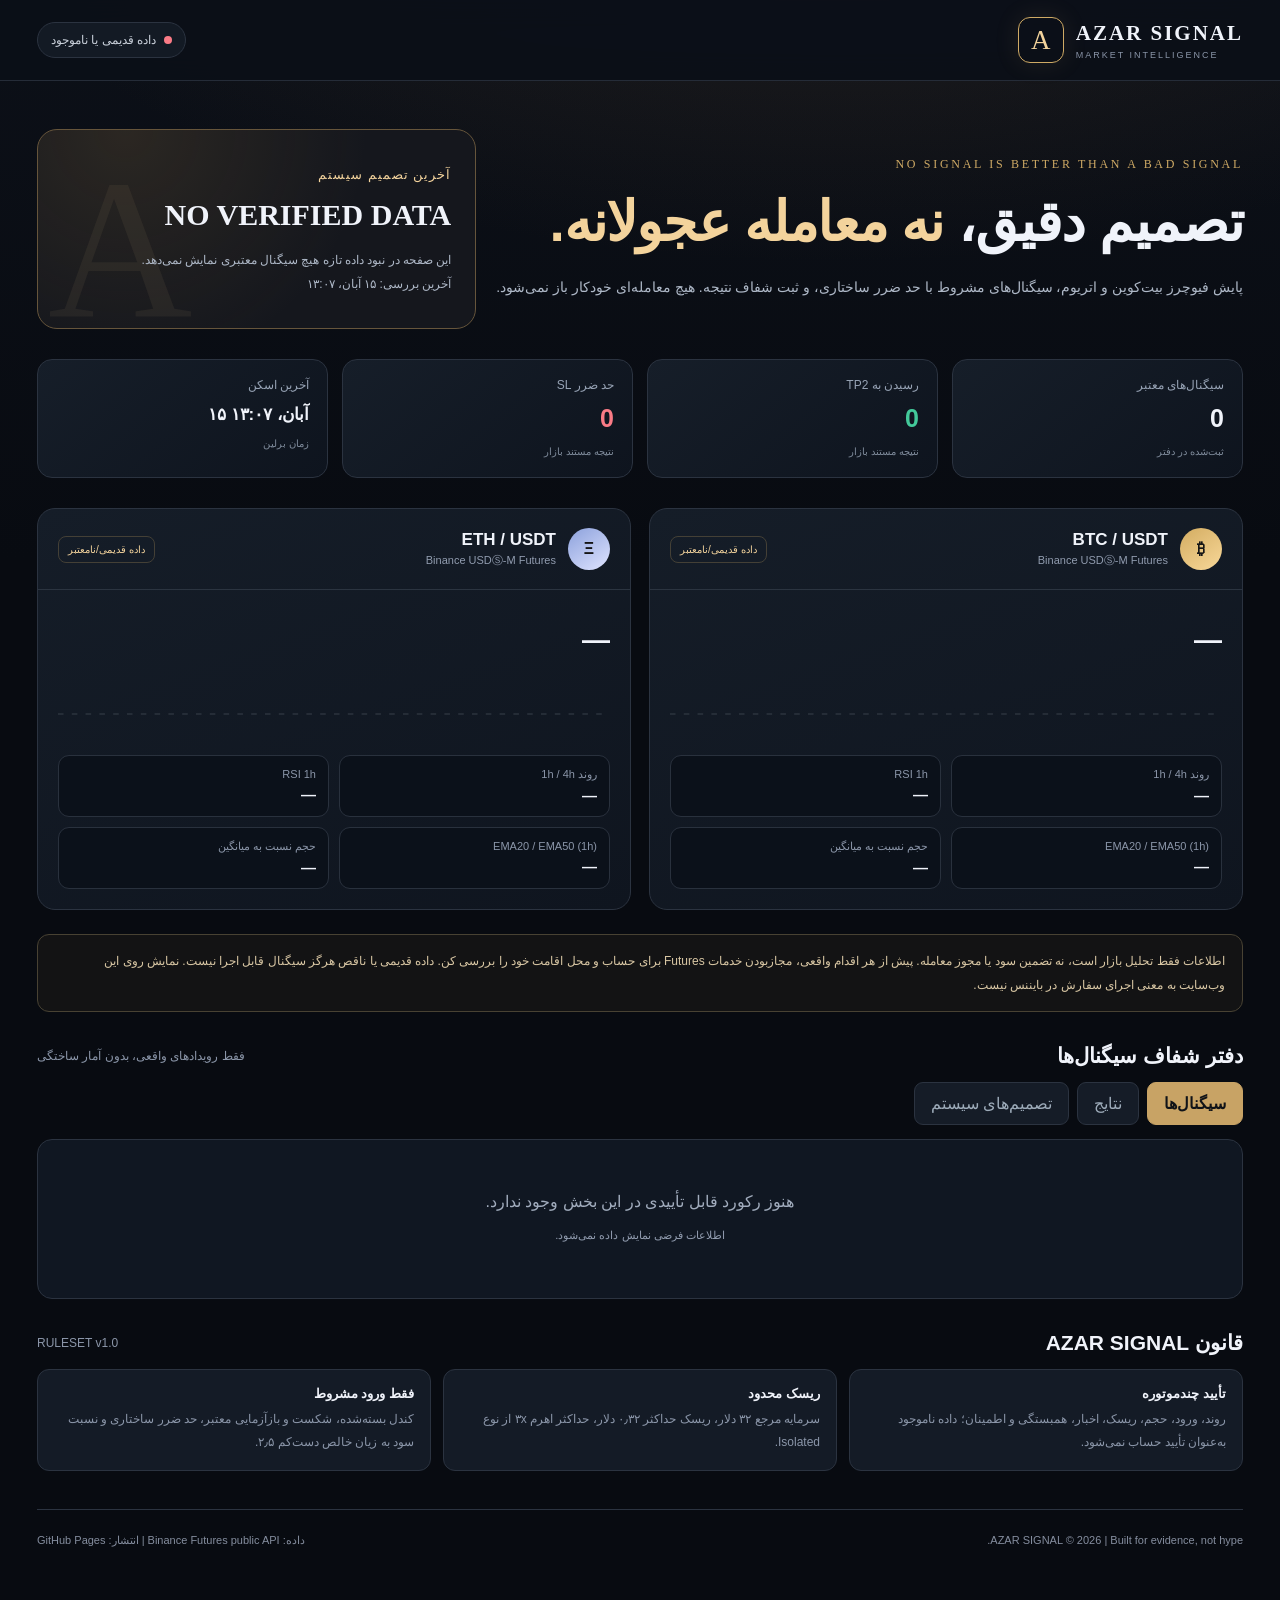
<file: signals/index.html>
<!doctype html>
<html lang="fa" dir="rtl"><head><meta charset="utf-8"/><meta name="viewport" content="width=device-width,initial-scale=1"/>
<meta name="theme-color" content="#080b12"/><meta name="description" content="AZAR SIGNAL - BTC and ETH futures intelligence, verified conditional signals and transparent outcome ledger."/>
<title>AZAR SIGNAL | Market Intelligence</title>
<style>
:root{color-scheme:dark;--bg:#080b11;--panel:#101621;--panel2:#151d29;--edge:#2b3340;--muted:#8b96a9;--text:#f0f3fa;--gold:#cfaa65;--gold2:#f3d39c;--green:#43c99a;--red:#fa7b86}
*{box-sizing:border-box}body{margin:0;background:radial-gradient(ellipse 68% 24% at 65% -8%,#5a462f4a,transparent),linear-gradient(180deg,#0c1018,#080b11 560px);font-family:Tahoma,"Segoe UI",Arial,sans-serif;color:var(--text)}a{color:inherit;text-decoration:none}button{font:inherit;cursor:pointer}
.wrapper{max-width:1250px;margin:auto;padding:0 22px 70px}.header{border-bottom:1px solid #252c38;position:sticky;top:0;z-index:10;background:#0b1018ed;backdrop-filter:blur(14px)}.header .inner{max-width:1250px;margin:auto;min-height:80px;padding:14px 22px;display:flex;align-items:center;justify-content:space-between;gap:12px}.brand{display:flex;align-items:center;gap:12px;direction:ltr}.mark{display:grid;place-items:center;flex-shrink:0;width:46px;height:46px;border:1px solid var(--gold);color:var(--gold2);font-size:27px;font-family:Georgia,serif;border-radius:12px;box-shadow:0 0 26px #cba3621c}.brand strong{display:block;font:700 21px Georgia,serif;letter-spacing:2px}.brand small{display:block;color:var(--muted);font-size:9px;letter-spacing:2px;text-align:left;margin-top:4px}
.pill{display:inline-flex;align-items:center;gap:8px;border:1px solid var(--edge);background:#131a24;border-radius:100px;padding:10px 13px;font-size:12px;color:#cad1db}.light{height:8px;width:8px;border-radius:50%;background:var(--muted)}.light.ok{background:var(--green);box-shadow:0 0 10px var(--green)}.light.warn{background:var(--gold)}.light.err{background:var(--red)}
.hero{padding:48px 0 30px;display:grid;grid-template-columns:1.7fr 1fr;gap:20px;align-items:center}.kicker{letter-spacing:2.7px;font:12px Georgia,serif;color:var(--gold);direction:ltr;text-align:right}.hero h1{font-size:clamp(30px,5vw,55px);line-height:1.5;margin:9px 0 10px;font-weight:800;letter-spacing:-1px}.hero h1 em{font-style:normal;color:var(--gold2)}.hero p{margin:0;color:#aeb8c7;font-size:14px;line-height:2}.heroaside{position:relative;border:1px solid #66553b;border-radius:20px;background:radial-gradient(circle at 20% 0%,#7a603438,transparent 60%),#15171d;padding:24px;min-height:200px;overflow:hidden}.heroaside:after{content:"A";position:absolute;font:200px Georgia,serif;color:#edce9010;left:10px;bottom:-35px;pointer-events:none}.heroaside h3{color:var(--gold2);font-size:13px;font-weight:500;letter-spacing:1px}.heroaside .heroresult{font:800 30px Georgia,serif;direction:ltr;text-align:right;margin:16px 0}.heroaside p{font-size:12px;position:relative;z-index:1}
.quick{display:grid;grid-template-columns:repeat(4,minmax(0,1fr));gap:14px;margin-bottom:30px}.stat{background:linear-gradient(140deg,#161e29,#0e141e);border:1px solid var(--edge);border-radius:15px;padding:18px;min-width:0}.stat .lab{font-size:12px;color:#97a3b5}.stat .val{font-size:25px;font-weight:800;direction:ltr;text-align:right;margin:12px 0 8px}.stat small{font-size:10px;color:#7f8b9b}.grid{display:grid;grid-template-columns:1fr 1fr;gap:18px}.card{border:1px solid var(--edge);border-radius:18px;background:linear-gradient(160deg,#151d28,#0f151f);overflow:hidden}.card .head{display:flex;align-items:center;justify-content:space-between;padding:19px 20px;border-bottom:1px solid #2b3440;gap:10px}.head h2{font-size:17px;margin:0}.head .tag{font-size:10px;border:1px solid #444036;color:var(--gold2);border-radius:8px;padding:7px 9px;white-space:nowrap}.card .body{padding:20px}.pair{display:flex;gap:12px;align-items:center}.coin{height:42px;width:42px;border-radius:50%;display:grid;place-items:center;color:#151515;font-weight:900;background:linear-gradient(145deg,#d3ac61,#f8d899)}.coin.eth{background:linear-gradient(145deg,#8ca1dc,#dfe4ff)}.price{font-size:28px;font-weight:800;direction:ltr;text-align:right;margin:14px 0 20px}.muted{color:var(--muted)}.mini{display:grid;grid-template-columns:1fr 1fr;gap:10px}.mini>div{padding:12px;background:#0b111a;border:1px solid #29313d;border-radius:11px}.mini label{display:block;font-size:11px;color:var(--muted);margin-bottom:6px}.mini strong{font-size:15px;direction:ltr;display:block;text-align:right}.negative{color:var(--red)}.positive{color:var(--green)}.neutral{color:var(--gold2)}.chart{width:100%;height:76px;margin:10px 0 3px;display:block}.disclaimer{border:1px solid #484233;border-radius:12px;background:#332b1e44;padding:14px 17px;color:#d9c7a4;font-size:12px;line-height:2;margin:24px 0}
.section{margin-top:32px}.secttop{display:flex;justify-content:space-between;align-items:center;gap:12px;margin:0 0 14px}.secttop h2{margin:0;font-size:21px}.secttop span{color:var(--muted);font-size:12px}.tabs{display:flex;gap:8px;flex-wrap:wrap;margin-bottom:14px}.tab{border:1px solid var(--edge);border-radius:9px;padding:11px 16px;background:#151c27;color:#9eacba}.tab.active{background:#c8a365;color:#111;color:#101318;border-color:#c8a365;font-weight:800}.tablewrap{overflow:auto;border:1px solid var(--edge);border-radius:15px;background:#101722;min-height:160px}.table{width:100%;border-collapse:collapse;min-width:720px;font-size:12px}.table th{text-align:right;white-space:nowrap;font-weight:600;color:var(--muted);background:#19212e;padding:15px}.table td{border-top:1px solid #29313d;padding:15px;white-space:nowrap}.table td.why{max-width:280px;white-space:normal;line-height:1.9}.empty{color:#a1acbd;text-align:center;padding:46px 20px;line-height:2}.status{display:inline-block;padding:5px 10px;border:1px solid #635436;border-radius:100px;font-size:10px;color:var(--gold2)}.status.signal{color:var(--green);border-color:#326351}.status.loss{color:var(--red);border-color:#6b323b}.rules{display:grid;grid-template-columns:repeat(3,1fr);gap:12px}.rule{background:#141b26;border:1px solid var(--edge);padding:16px;border-radius:12px}.rule b{font-size:13px;display:block;margin-bottom:7px}.rule span{font-size:12px;color:var(--muted);line-height:1.9}.footer{margin-top:38px;border-top:1px solid var(--edge);padding:24px 0;display:flex;align-items:center;justify-content:space-between;color:#858e9f;gap:12px;font-size:11px}.subtle{font-size:11px;color:#919caf}.cta{border:1px solid #685438;background:linear-gradient(120deg,#2c2519,#181c22);color:var(--gold2);border-radius:10px;padding:10px 15px;white-space:nowrap}
@media(max-width:850px){.hero{grid-template-columns:1fr}.quick{grid-template-columns:1fr 1fr}.grid{grid-template-columns:1fr}.rules{grid-template-columns:1fr 1fr}}@media(max-width:520px){.wrapper{padding:0 13px 45px}.header .inner{padding:11px 13px}.brand strong{font-size:17px}.brand small{font-size:8px}.header .pill{font-size:10px;padding:9px}.hero{padding-top:32px}.quick{gap:8px}.stat{padding:12px}.stat .val{font-size:19px}.rules{grid-template-columns:1fr}.card .body{padding:15px}.footer{flex-direction:column;text-align:center}}
</style></head>
<body>
<header class="header"><div class="inner"><a href="./" class="brand" aria-label="AZAR SIGNAL"><span class="mark">A</span><span><strong>AZAR SIGNAL</strong><small>MARKET INTELLIGENCE</small></span></a><div id="health" class="pill"><span class="light warn"></span><span>در حال دریافت داده...</span></div></div></header>
<main class="wrapper"><section class="hero"><div><div class="kicker">NO SIGNAL IS BETTER THAN A BAD SIGNAL</div><h1>تصمیم دقیق، <em>نه معامله عجولانه.</em></h1><p>پایش فیوچرز بیت‌کوین و اتریوم، سیگنال‌های مشروط با حد ضرر ساختاری، و ثبت شفاف نتیجه. هیچ معامله‌ای خودکار باز نمی‌شود.</p></div><div class="heroaside"><h3>آخرین تصمیم سیستم</h3><div class="heroresult" id="verdict">NO DATA</div><p id="reason">هنوز پایش تأییدشده‌ای ثبت نشده است. نمایش خالی، بهتر از ساختن اطلاعات است.</p><p class="subtle" id="updated">آخرین بررسی: نامشخص</p></div></section>
<section class="quick"><div class="stat"><div class="lab">سیگنال‌های معتبر</div><div class="val" id="total">۰</div><small>ثبت‌شده در دفتر</small></div><div class="stat"><div class="lab">رسیدن به TP2</div><div class="val positive" id="tp2">۰</div><small>نتیجه مستند بازار</small></div><div class="stat"><div class="lab">حد ضرر SL</div><div class="val negative" id="sl">۰</div><small>نتیجه مستند بازار</small></div><div class="stat"><div class="lab">آخرین اسکن</div><div class="val" id="ago" style="font-size:17px">نامشخص</div><small>زمان برلین</small></div></section>
<div class="grid"><article class="card" id="btc"><div class="head"><div class="pair"><span class="coin">₿</span><div><h2>BTC / USDT</h2><span class="subtle">Binance USDⓈ-M Futures</span></div></div><span class="tag" data-key="state">بدون داده</span></div><div class="body"><div class="price" data-key="price">—</div><svg class="chart" viewBox="0 0 400 76" preserveAspectRatio="none" data-key="chart" aria-label="نمودار کندل‌های بسته‌شده"><path d="M0 38 L400 38" stroke="#39404b" fill="none" stroke-dasharray="4 6"/></svg><div class="mini"><div><label>روند 1h / 4h</label><strong data-key="trend">—</strong></div><div><label>RSI 1h</label><strong data-key="rsi">—</strong></div><div><label>EMA20 / EMA50 (1h)</label><strong data-key="ema">—</strong></div><div><label>حجم نسبت به میانگین</label><strong data-key="volume">—</strong></div></div></div></article>
<article class="card" id="eth"><div class="head"><div class="pair"><span class="coin eth">Ξ</span><div><h2>ETH / USDT</h2><span class="subtle">Binance USDⓈ-M Futures</span></div></div><span class="tag" data-key="state">بدون داده</span></div><div class="body"><div class="price" data-key="price">—</div><svg class="chart" viewBox="0 0 400 76" preserveAspectRatio="none" data-key="chart" aria-label="نمودار کندل‌های بسته‌شده"><path d="M0 38 L400 38" stroke="#39404b" fill="none" stroke-dasharray="4 6"/></svg><div class="mini"><div><label>روند 1h / 4h</label><strong data-key="trend">—</strong></div><div><label>RSI 1h</label><strong data-key="rsi">—</strong></div><div><label>EMA20 / EMA50 (1h)</label><strong data-key="ema">—</strong></div><div><label>حجم نسبت به میانگین</label><strong data-key="volume">—</strong></div></div></div></article></div>
<div class="disclaimer">اطلاعات فقط تحلیل بازار است، نه تضمین سود یا مجوز معامله. پیش از هر اقدام واقعی، مجازبودن خدمات Futures برای حساب و محل اقامت خود را بررسی کن. داده قدیمی یا ناقص هرگز سیگنال قابل اجرا نیست. نمایش روی این وب‌سایت به معنی اجرای سفارش در بایننس نیست.</div>
<section class="section"><div class="secttop"><h2>دفتر شفاف سیگنال‌ها</h2><span>فقط رویدادهای واقعی، بدون آمار ساختگی</span></div><div class="tabs"><button class="tab active" data-tab="signals">سیگنال‌ها</button><button class="tab" data-tab="outcomes">نتایج</button><button class="tab" data-tab="decisions">تصمیم‌های سیستم</button></div><div id="records" class="tablewrap"><div class="empty">در حال دریافت دفتر ثبت...</div></div></section>
<section class="section"><div class="secttop"><h2>قانون AZAR SIGNAL</h2><span>RULESET v1.0</span></div><div class="rules">
<div class="rule"><b>تأیید چندموتوره</b><span>روند، ورود، حجم، ریسک، اخبار، همبستگی و اطمینان؛ داده ناموجود به‌عنوان تأیید حساب نمی‌شود.</span></div>
<div class="rule"><b>ریسک محدود</b><span>سرمایه مرجع ۳۲ دلار، ریسک حداکثر ۰٫۳۲ دلار، حداکثر اهرم ۳x از نوع Isolated.</span></div>
<div class="rule"><b>فقط ورود مشروط</b><span>کندل بسته‌شده، شکست و بازآزمایی معتبر، حد ضرر ساختاری و نسبت سود به زیان خالص دست‌کم ۲٫۵.</span></div>
</div></section><footer class="footer"><div>AZAR SIGNAL © 2026 | Built for evidence, not hype.</div><div id="footnote">داده: Binance Futures public API | انتشار: GitHub Pages</div></footer>
</main>
<script>
(function(){
'use strict';var state={markets:{},signals:[],outcomes:[],decisions:[]},tab='signals';
var fmt=function(n,d){if(typeof n!=='number'||!isFinite(n))return '—';return new Intl.NumberFormat('en-US',{maximumFractionDigits:d===undefined?2:d}).format(n);};
var date=function(s){if(!s)return 'نامشخص';var x=new Date(s);return isNaN(x)?'نامشخص':new Intl.DateTimeFormat('fa-IR',{timeZone:'Europe/Berlin',month:'short',day:'numeric',hour:'2-digit',minute:'2-digit'}).format(x);};
var el=function(id){return document.getElementById(id);};
function value(n){return n==null?'—':String(n)}
function safe(s){return value(s).replace(/[&<>"']/g,function(c){return {'&':'&amp;','<':'&lt;','>':'&gt;','"':'&quot;',"'":'&#39;'}[c]})}
function health(ok,s){var e=el('health');e.querySelector('span:nth-child(2)').textContent=s;e.querySelector('.light').className='light '+(ok?'ok':'err')}
function market(symbol,id,valid){var m=(state.markets||{})[symbol]||{},root=el(id);function set(k,t){root.querySelector('[data-key="'+k+'"]').textContent=t}set('state',!valid?'داده قدیمی/نامعتبر':state.data_status==='browser_quotes'?'داده زنده، فقط نمایش':m.quality==='verified'?'پایش ثبت‌شده':'بدون تأیید');set('price',valid?'$ '+fmt(m.price,2):'—');set('trend',valid?(m.trend_1h||'—')+' / '+(m.trend_4h||'—'):'—');set('rsi',valid?fmt(m.rsi_1h,1):'—');set('ema',valid?fmt(m.ema20_1h,1)+' / '+fmt(m.ema50_1h,1):'—');set('volume',valid&&m.volume_ratio!=null?fmt(m.volume_ratio,2)+'×':'—');var svg=root.querySelector('[data-key="chart"]'),v=Array.isArray(m.closes)?m.closes.filter(function(n){return typeof n==='number'&&isFinite(n)}):[];if(v.length<2){svg.innerHTML='<path d="M0 38 L400 38" stroke="#39404b" fill="none" stroke-dasharray="4 6"/>';return}var min=Math.min.apply(null,v),max=Math.max.apply(null,v),range=max-min||1;var pts=v.map(function(n,i){return (5+(i/(v.length-1))*390).toFixed(1)+','+(70-(n-min)/range*64).toFixed(1)}).join(' ');svg.innerHTML='<polyline points="'+pts+'" fill="none" stroke="#d5b16c" stroke-width="2.4" stroke-linejoin="round" stroke-linecap="round"/>';}
function renderTable(){
var rows=Array.isArray(state[tab])?state[tab].slice().reverse().slice(0,120):[];if(!rows.length){el('records').innerHTML='<div class="empty">هنوز رکورد قابل تأییدی در این بخش وجود ندارد.<br><span class="subtle">اطلاعات فرضی نمایش داده نمی‌شود.</span></div>';return}
var headers,fields;if(tab==='signals'){headers=['شناسه','زمان','دارایی','جهت','ورود مشروط','SL','TP1','TP2','نسبت خالص','وضعیت'];fields=['id','issued_at','symbol','side','entry','stop','tp1','tp2','rr_net','status']}else if(tab==='outcomes'){headers=['شناسه سیگنال','زمان','رویداد','قیمت','سود/زیان تخمینی','توضیح'];fields=['signal_id','observed_at','event','price','pnl_usd','reason']}else{headers=['زمان','دارایی','تصمیم','امتیاز','دلیل'];fields=['at','symbol','decision','score','reason']}
var body='<table class="table"><thead><tr>'+headers.map(function(h){return '<th>'+safe(h)+'</th>'}).join('')+'</tr></thead><tbody>';
rows.forEach(function(r){body+='<tr>'+fields.map(function(f){var v=r[f];if(f==='issued_at'||f==='observed_at'||f==='at')v=date(v);else if(typeof v==='number')v=fmt(v,3);return '<td'+(f==='reason'?' class="why"':'')+'>'+safe(v)+'</td>'}).join('')+'</tr>'});el('records').innerHTML=body+'</tbody></table>'}
function render(){
var at=state.scanned_at,age=at?Date.now()-new Date(at).getTime():Infinity;
var valid=!!at&&age>=-300000&&age<=2*60*60*1000&&(state.data_status==='ok'||state.data_status==='browser_quotes');
health(valid,valid?(state.data_status==='browser_quotes'?'قیمت تازه، بدون سیگنال':'پایش تأییدشده'):'داده قدیمی یا ناموجود');
el('verdict').textContent=!valid?'NO VERIFIED DATA':state.latest_decision||'NO TRADE';el('reason').textContent=!valid?'این صفحه در نبود داده تازه هیچ سیگنال معتبری نمایش نمی‌دهد.':(state.reason||'در این نوبت موقعیت تأییدشده‌ای ثبت نشده است.');
el('updated').textContent='آخرین بررسی: '+date(at);el('ago').textContent=date(at);el('total').textContent=fmt((state.signals||[]).length,0);el('tp2').textContent=fmt((state.outcomes||[]).filter(function(x){return x.event==='TP2'}).length,0);el('sl').textContent=fmt((state.outcomes||[]).filter(function(x){return x.event==='SL'}).length,0);
market('BTCUSDT','btc',valid);market('ETHUSDT','eth',valid);renderTable();
}

async function browserQuotes(){
  // Browser-only live quotes are NOT a verified trade signal and NEVER added to the decision ledger.
  var base='https://fapi.binance.com',fresh={},stamp=Date.now();
  function calcEMA(arr,n){var v=arr[0],k=2/(n+1);for(var i=1;i<arr.length;i++)v=v+(arr[i]-v)*k;return v;}
  function calcRSI(arr){if(arr.length<16)return NaN;var g=0,l=0;for(var i=1;i<=14;i++){var d=arr[i]-arr[i-1];g+=Math.max(0,d);l+=Math.max(0,-d)}g/=14;l/=14;for(var j=15;j<arr.length;j++){var dd=arr[j]-arr[j-1];g=(g*13+Math.max(0,dd))/14;l=(l*13+Math.max(0,-dd))/14;}return l===0?100:100-100/(1+g/l)}
  async function get(path){var r=await fetch(base+path,{cache:'no-store'});if(!r.ok)throw Error('Binance '+r.status);return r.json()}
  for(var sym of ['BTCUSDT','ETHUSDT']){
    var v=await Promise.all([get('/fapi/v1/klines?symbol='+sym+'&interval=1h&limit=100'),get('/fapi/v1/klines?symbol='+sym+'&interval=4h&limit=100'),get('/fapi/v1/ticker/bookTicker?symbol='+sym)]);
    var h=v[0].filter(function(x){return +x[6]<stamp}),f=v[1].filter(function(x){return +x[6]<stamp}),book=v[2];
    if(h.length<55||f.length<55||stamp-Number(h[h.length-1][6])>7200000||stamp-Number(f[f.length-1][6])>18000000||stamp-Number(book.time)>180000)throw Error('market data stale');
    var ch=h.map(function(x){return +x[4]}),cf=f.map(function(x){return +x[4]}),e20=calcEMA(ch,20),e50=calcEMA(ch,50),f20=calcEMA(cf,20),f50=calcEMA(cf,50);
    function trend(c,a,b){return c>a&&a>b?'صعودی':c<a&&a<b?'نزولی':'نامشخص'}
    var avg=h.slice(-21,-1).reduce(function(a,x){return a+Number(x[5])},0)/20;
    fresh[sym]={quality:'browser_quotes',price:(+book.bidPrice+ +book.askPrice)/2,trend_1h:trend(ch[ch.length-1],e20,e50),trend_4h:trend(cf[cf.length-1],f20,f50),ema20_1h:e20,ema50_1h:e50,rsi_1h:calcRSI(ch),volume_ratio:+h[h.length-1][5]/avg,closes:ch.slice(-40)};
  }
  state.markets=fresh;state.scanned_at=new Date().toISOString();state.data_status='browser_quotes';state.latest_decision='DATA ONLY';
  state.reason='قیمت و اندیکاتورها مستقیماً از بایننس در مرورگر گرفته شده‌اند. تحلیل کامل و سیگنال تأییدشده هنوز فعال نیست.';
  render();
}

async function load(){try{var url='https://raw.githubusercontent.com/azarqrcod/azarcore/main/signals/state.json?_='+Date.now();var res;try{res=await fetch(url,{cache:'no-store'});if(!res.ok)throw Error('HTTP '+res.status)}catch(e){res=await fetch('./state.json?_='+Date.now(),{cache:'no-store'});if(!res.ok)throw e};var data=await res.json();if(!data||typeof data!=='object')throw Error('bad data');state=data;render();if(data.data_status!=='ok'){try{await browserQuotes()}catch(e){/* Fail closed */}}}catch(err){state={markets:{},signals:[],outcomes:[],decisions:[],data_status:'unavailable'};render();try{await browserQuotes()}catch(e){el('reason').textContent='دریافت داده تازه انجام نشد. هیچ سیگنال یا قیمت نامعتبری نمایش داده نمی‌شود.'}}}
Array.prototype.forEach.call(document.querySelectorAll('.tab'),function(b){b.addEventListener('click',function(){tab=b.dataset.tab;Array.prototype.forEach.call(document.querySelectorAll('.tab'),function(x){x.classList.toggle('active',x===b)});renderTable()})});
load();setInterval(load,60000);
})();
</script></body></html>
</file>
<file: hair-beetle/styles.css>
@import url('https://fonts.googleapis.com/css2?family=Cormorant+Garamond:wght@500;600;700&family=Montserrat:wght@400;500;600&display=swap');

:root{
  --cream:#eadbcf;
  --cream-light:#f7eee7;
  --rose:#a66f58;
  --rose-dark:#70483a;
  --ink:#4d352d;
  --line:rgba(112,72,58,.16);
  --white:rgba(255,255,255,.58);
}
*{box-sizing:border-box}
html{min-height:100%;background:var(--cream)}
body{
  margin:0;min-height:100vh;color:var(--ink);overflow-x:hidden;
  font-family:Montserrat,system-ui,sans-serif;
  background:
    radial-gradient(circle at 50% -10%,rgba(255,255,255,.95),transparent 44%),
    linear-gradient(155deg,#f4e9df 0%,#e8d5c7 52%,#dfc4b4 100%);
}
body:before{
  content:"";position:fixed;inset:0;pointer-events:none;opacity:.22;
  background-image:url("data:image/svg+xml,%3Csvg viewBox='0 0 180 180' xmlns='http://www.w3.org/2000/svg'%3E%3Cfilter id='n'%3E%3CfeTurbulence type='fractalNoise' baseFrequency='.9' numOctaves='2' stitchTiles='stitch'/%3E%3C/filter%3E%3Crect width='100%25' height='100%25' filter='url(%23n)' opacity='.16'/%3E%3C/svg%3E");
  mix-blend-mode:multiply
}
.ambient{position:fixed;border-radius:50%;filter:blur(2px);pointer-events:none}
.ambient-one{width:24rem;height:24rem;right:-14rem;top:9rem;background:rgba(255,255,255,.28)}
.ambient-two{width:18rem;height:18rem;left:-12rem;bottom:2rem;border:1px solid rgba(166,111,88,.17)}
.profile{position:relative;width:min(100%,31rem);margin:0 auto;padding:2.25rem 1.15rem calc(2rem + env(safe-area-inset-bottom))}
.brand-card{text-align:center;padding:.3rem .5rem 1.55rem}
.logo-shell{position:relative;width:12rem;height:12rem;margin:0 auto 1.15rem;display:grid;place-items:center}
.logo{
  position:relative;z-index:2;width:10.4rem;height:10.4rem;object-fit:cover;border-radius:50%;
  border:1px solid rgba(255,255,255,.78);box-shadow:0 18px 46px rgba(91,57,45,.18),0 0 0 7px rgba(255,255,255,.18);
  animation:float 4.8s ease-in-out infinite
}
.orbit{position:absolute;border-radius:50%;inset:.35rem;border:1px solid rgba(166,111,88,.28);animation:spin 12s linear infinite}
.orbit:after{content:"";position:absolute;width:.45rem;height:.45rem;border-radius:50%;background:var(--rose);top:.7rem;left:1.75rem;box-shadow:0 0 1rem rgba(166,111,88,.55)}
.orbit-two{inset:0;border-style:dashed;opacity:.5;animation-duration:20s;animation-direction:reverse}
.eyebrow{margin:0;color:var(--rose);font-size:.72rem;letter-spacing:.28em;font-weight:600}
h1{font-family:"Cormorant Garamond",serif;font-size:3.45rem;line-height:.9;margin:.55rem 0 .65rem;font-weight:600;letter-spacing:-.03em}
.welcome{font-family:"Cormorant Garamond",serif;font-size:1.5rem;font-weight:600;margin:0 0 .45rem}
.intro{max-width:25rem;margin:0 auto;color:#765b50;font-size:.92rem;line-height:1.75}
.actions{display:grid;gap:.78rem}
.action{
  min-height:4.85rem;display:grid;grid-template-columns:3.05rem 1fr auto;align-items:center;gap:.9rem;
  padding:.72rem 1rem;border:1px solid rgba(255,255,255,.64);border-radius:1.25rem;text-decoration:none;color:var(--ink);
  background:var(--white);box-shadow:0 9px 30px rgba(91,57,45,.075),inset 0 1px 0 rgba(255,255,255,.72);
  backdrop-filter:blur(12px);-webkit-backdrop-filter:blur(12px);transition:transform .2s ease,box-shadow .2s ease,border-color .2s ease
}
.action:hover,.action:focus-visible{transform:translateY(-2px);box-shadow:0 14px 34px rgba(91,57,45,.13);border-color:rgba(166,111,88,.35);outline:none}
.action:active{transform:scale(.985)}
.action.featured{background:linear-gradient(135deg,var(--rose-dark),var(--rose));color:#fff8f2;border-color:transparent}
.icon{width:3.05rem;height:3.05rem;border-radius:50%;display:grid;place-items:center;background:rgba(166,111,88,.11)}
.featured .icon{background:rgba(255,255,255,.15)}
.icon svg{width:1.28rem;height:1.28rem;fill:currentColor}
.action>span:nth-child(2){display:flex;min-width:0;flex-direction:column;align-items:flex-start;text-align:left;gap:.12rem}
.action small{font-size:.7rem;letter-spacing:.06em;opacity:.72}
.action strong{font-family:"Cormorant Garamond",serif;font-size:1.35rem;line-height:1.05;font-weight:700}
.action em{font-style:normal;font-size:.78rem;opacity:.7;margin-top:.08rem}
.arrow{font-size:1.18rem;opacity:.6}
footer{text-align:center;padding:1.8rem .5rem .25rem;color:#785b50}
footer p{font-family:"Cormorant Garamond",serif;margin:.35rem 0 0;font-size:1.08rem;font-style:italic}
.mini-beetle{color:var(--rose)}
.creator-link{
  position:relative;isolation:isolate;overflow:hidden;width:max-content;max-width:100%;margin:1.25rem auto 0;
  display:flex;align-items:center;gap:.65rem;padding:.58rem .82rem .58rem .68rem;border-radius:999px;
  color:var(--rose-dark);text-decoration:none;border:1px solid rgba(166,111,88,.26);
  background:rgba(255,255,255,.34);box-shadow:0 8px 24px rgba(91,57,45,.07);
  transition:transform .25s ease,box-shadow .25s ease,border-color .25s ease
}
.creator-link:before{
  content:"";position:absolute;z-index:-1;inset:-2px;
  background:linear-gradient(110deg,transparent 25%,rgba(255,255,255,.75) 47%,transparent 68%);
  transform:translateX(-120%);animation:creatorShine 4.6s ease-in-out infinite
}
.creator-link:hover,.creator-link:focus-visible{transform:translateY(-2px);border-color:rgba(166,111,88,.5);box-shadow:0 12px 28px rgba(91,57,45,.13);outline:none}
.creator-spark{
  width:1.85rem;height:1.85rem;border-radius:50%;display:grid;place-items:center;color:#fff8f2;
  background:linear-gradient(145deg,var(--rose-dark),var(--rose));box-shadow:0 0 0 4px rgba(166,111,88,.09);
  animation:creatorPulse 2.8s ease-in-out infinite
}
.creator-link>span:nth-child(2){display:flex;flex-direction:column;text-align:left;line-height:1.05}
.creator-link small{font-size:.56rem;letter-spacing:.08em;text-transform:uppercase;opacity:.68}
.creator-link strong{font-family:"Cormorant Garamond",serif;font-size:1.04rem;letter-spacing:.025em}
.creator-arrow{font-size:.85rem;opacity:.55}
@keyframes float{0%,100%{transform:translateY(0) rotate(-.4deg)}50%{transform:translateY(-7px) rotate(.4deg)}}
@keyframes spin{to{transform:rotate(360deg)}}
@keyframes creatorShine{0%,58%{transform:translateX(-120%)}82%,100%{transform:translateX(120%)}}
@keyframes creatorPulse{0%,100%{transform:scale(1);box-shadow:0 0 0 4px rgba(166,111,88,.09)}50%{transform:scale(1.06);box-shadow:0 0 0 7px rgba(166,111,88,.045)}}
@media (min-width:700px){.profile{padding-top:3.5rem}.logo-shell{width:13.5rem;height:13.5rem}.logo{width:11.7rem;height:11.7rem}}
@media (prefers-reduced-motion:reduce){*,*:before,*:after{animation-duration:.01ms!important;animation-iteration-count:1!important;scroll-behavior:auto!important}}
</file>
